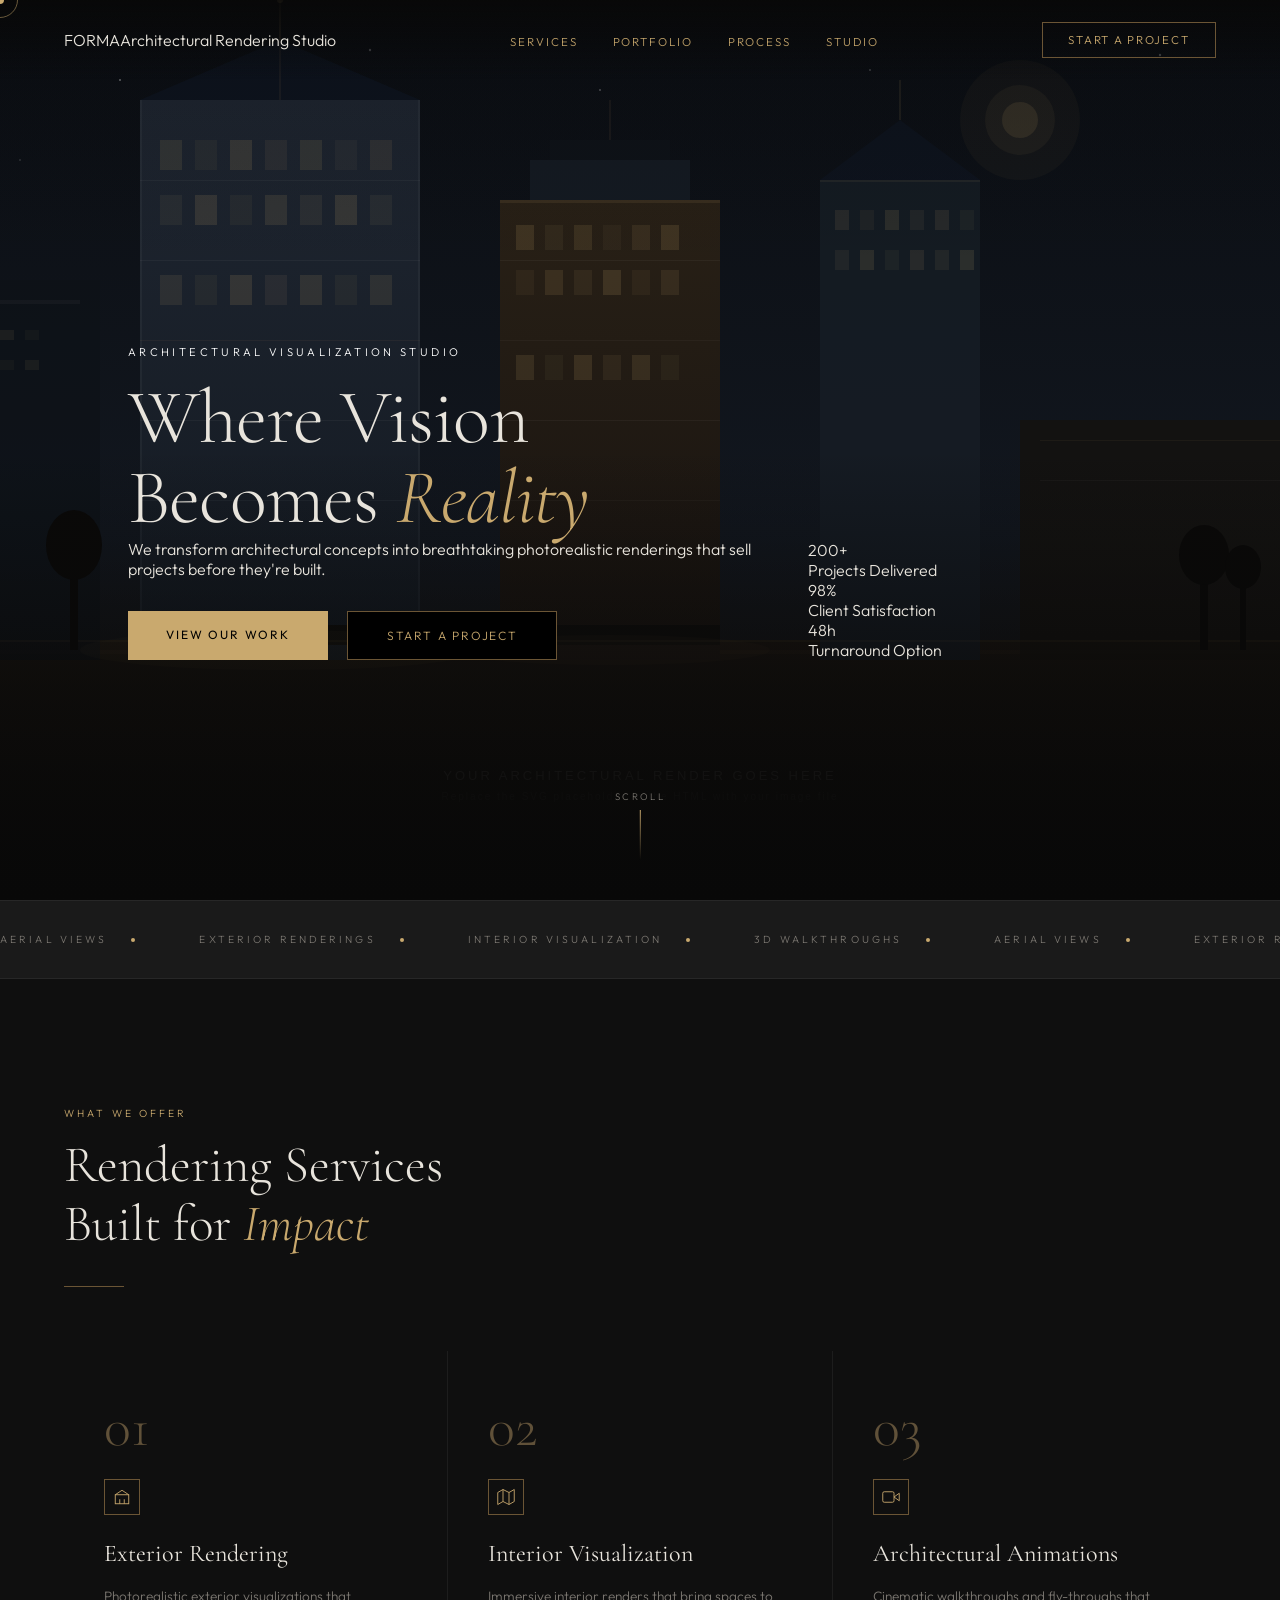
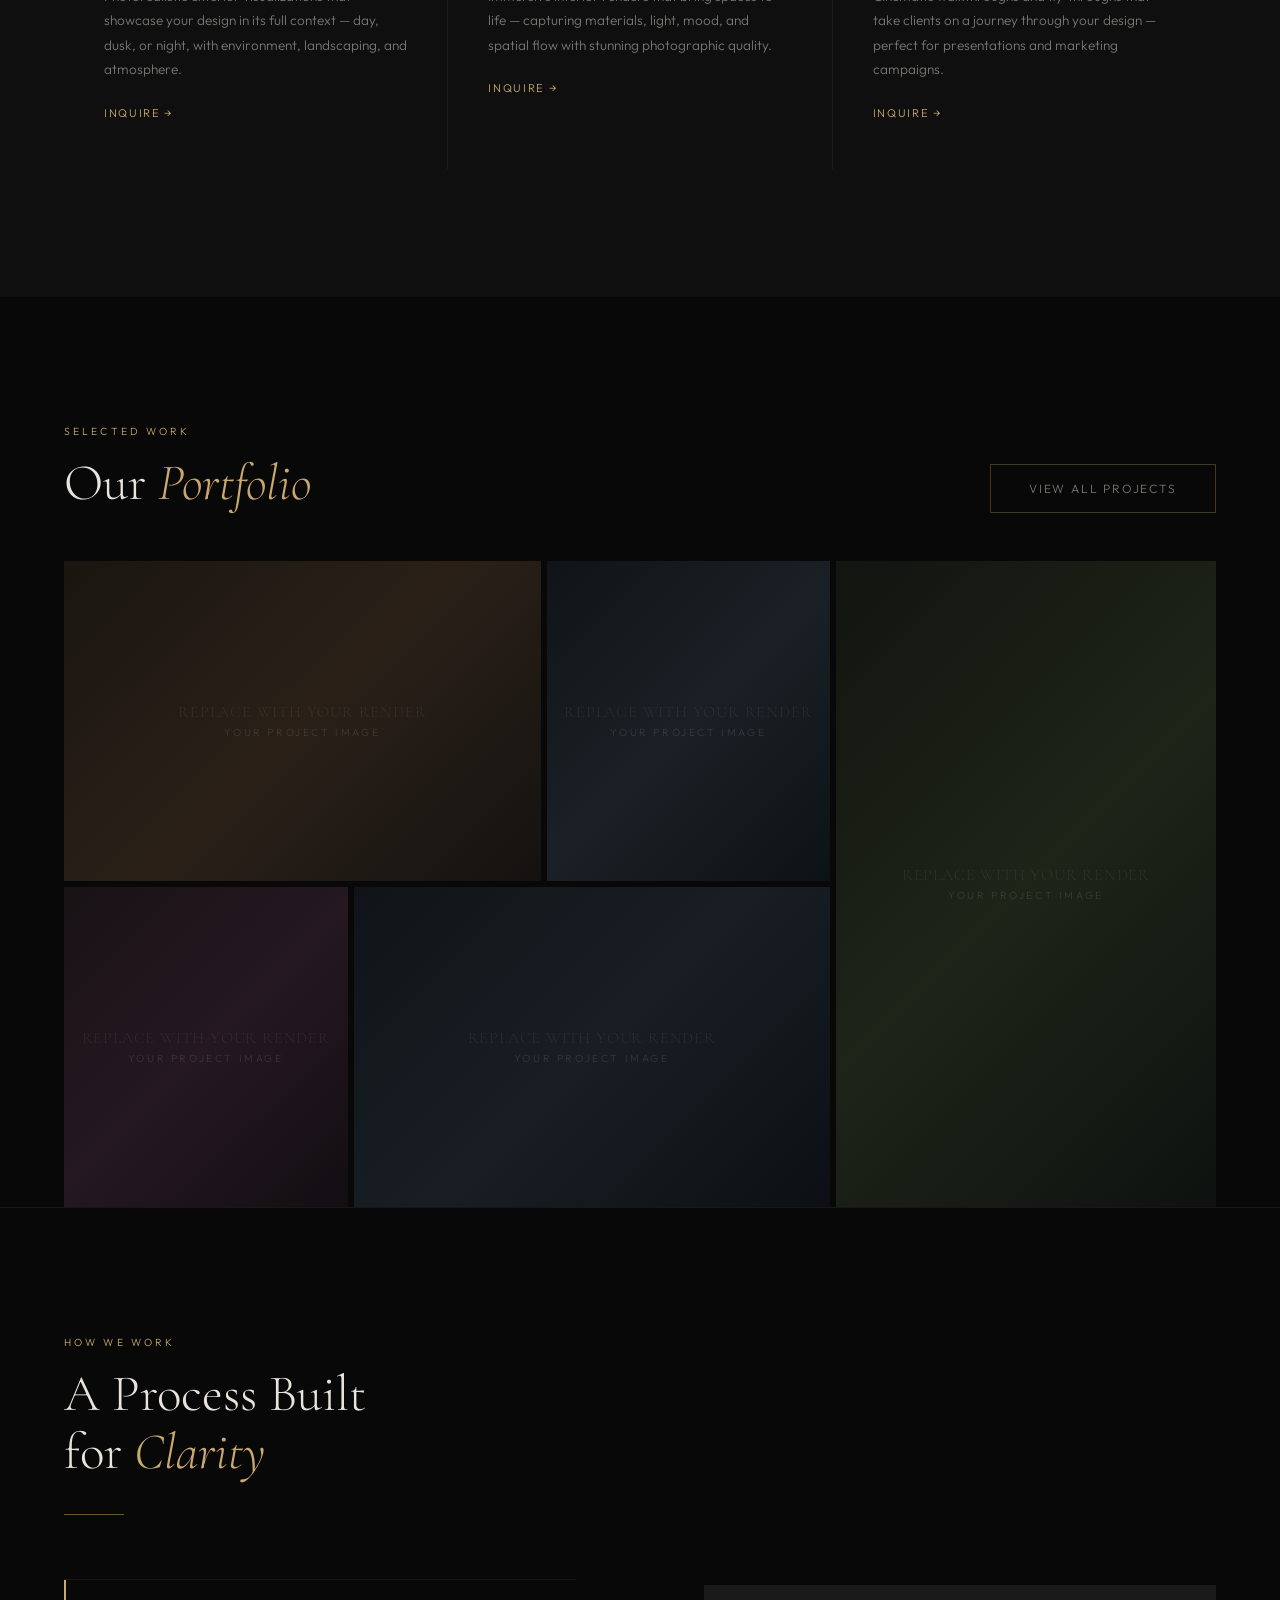
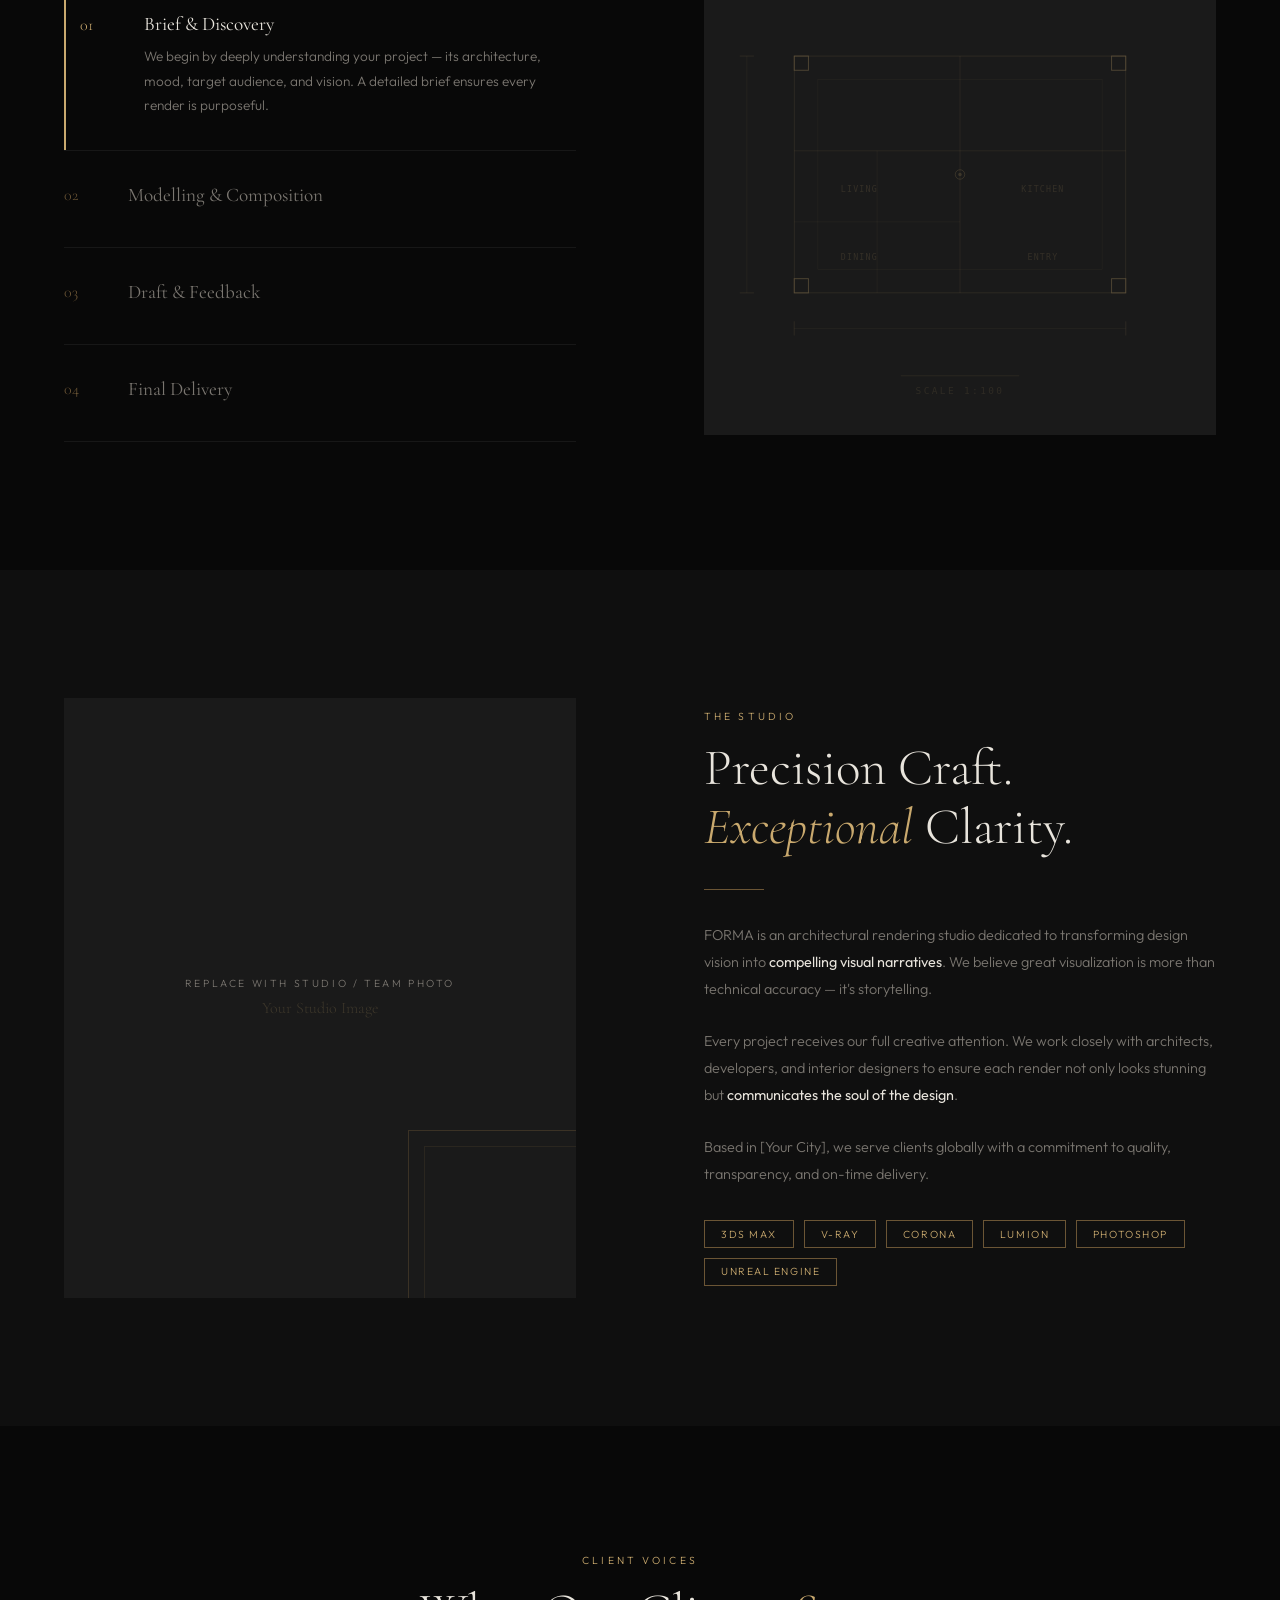
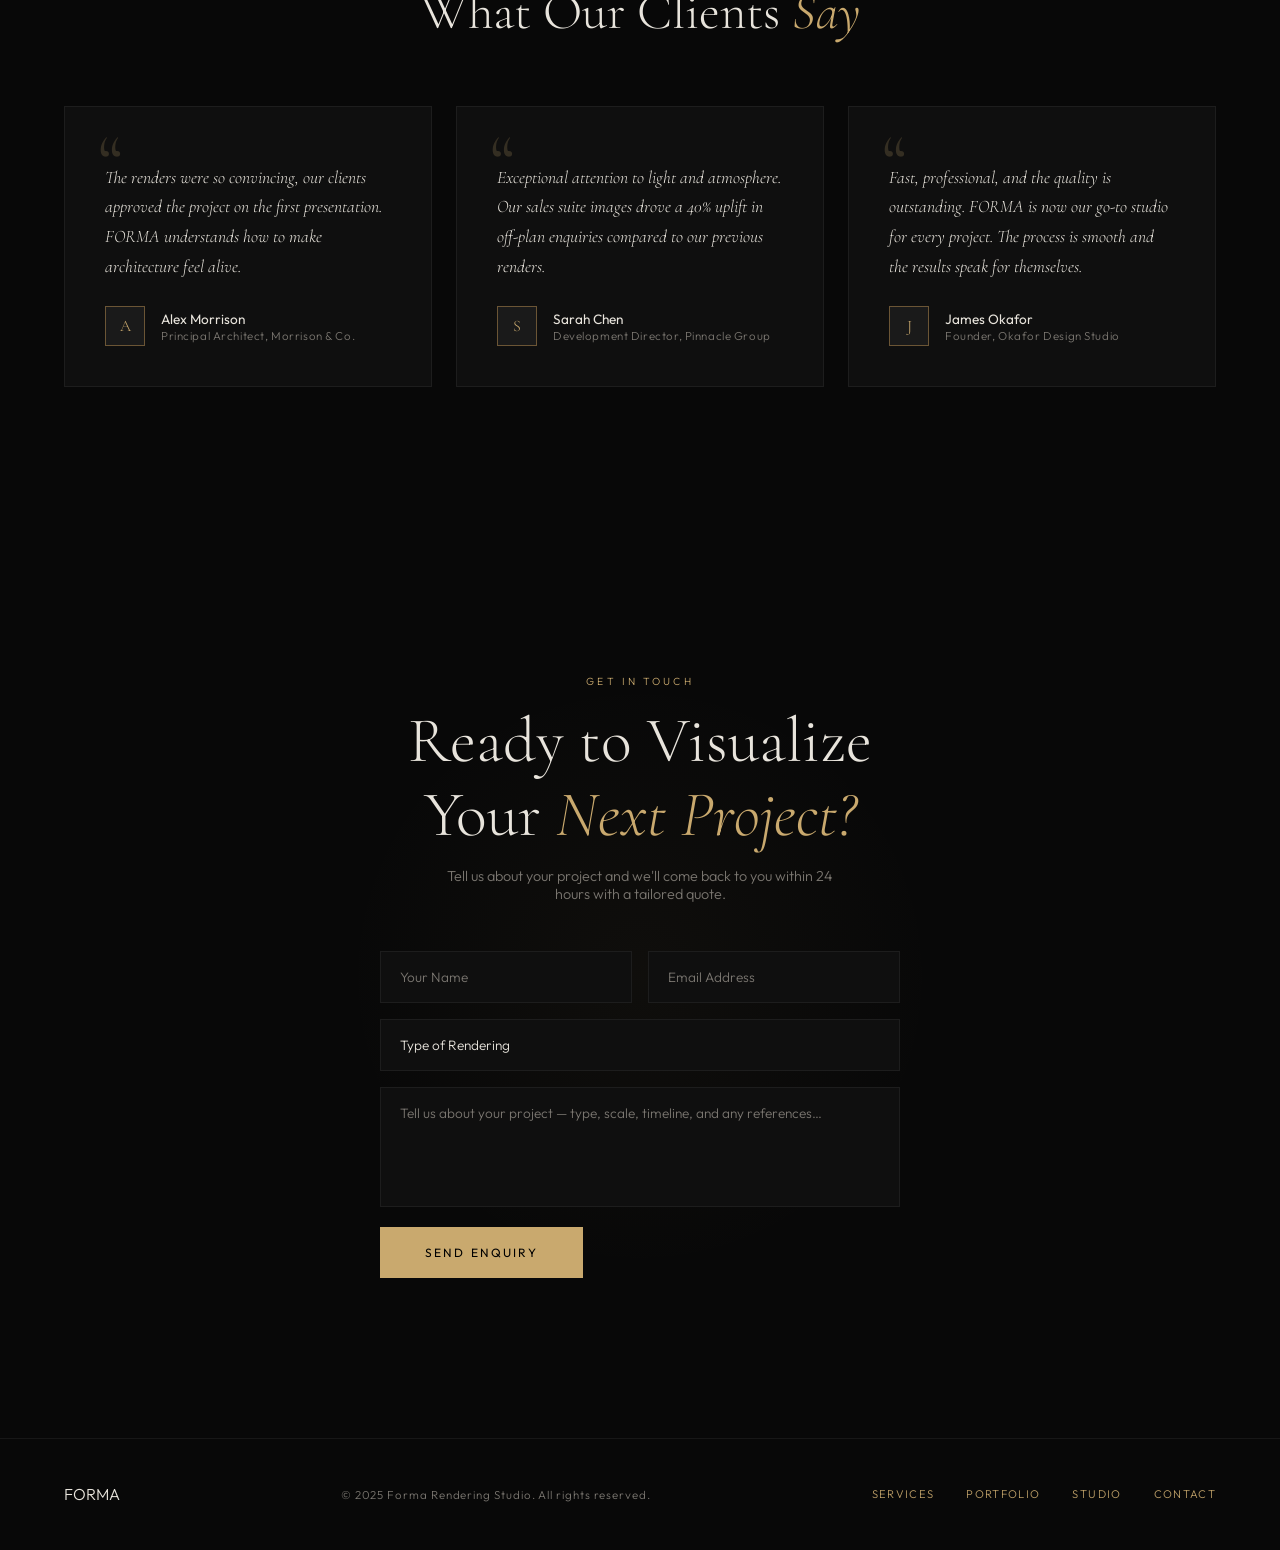
<file: index.backup.html>
<!DOCTYPE html>
<html lang="en">
<head>
<meta charset="UTF-8" />
<meta name="viewport" content="width=device-width, initial-scale=1.0"/>
<title>FORMA — Architectural Rendering Studio</title>
<link rel="preconnect" href="https://fonts.googleapis.com">
<link href="https://fonts.googleapis.com/css2?family=Cormorant+Garamond:ital,wght@0,300;0,400;0,600;1,300;1,400&family=Outfit:wght@200;300;400;500&display=swap" rel="stylesheet">
<link rel="stylesheet" href="main/main.css" />
<link rel="stylesheet" href="cursor/cursor.css" />
<link rel="stylesheet" href="sections/hero/hero.css" />
<link rel="stylesheet" href="sections/services/services.css" />
<link rel="stylesheet" href="sections/portfolio/portfolio.css" />
<link rel="stylesheet" href="sections/process/process.css" />
<link rel="stylesheet" href="sections/about/about.css" />
<link rel="stylesheet" href="sections/testimonials/testimonials.css" />
<link rel="stylesheet" href="sections/contact/contact.css" />
</head>
<body>

<div class="cursor" id="cursor"></div>
<div class="cursor-ring" id="cursorRing"></div>

<!-- NAV -->
<nav id="navbar">
  <a href="#" class="logo">
    FORMA
    <span>Architectural Rendering Studio</span>
  </a>
  <ul class="nav-links">
    <li><a href="#services">Services</a></li>
    <li><a href="#portfolio">Portfolio</a></li>
    <li><a href="#process">Process</a></li>
    <li><a href="#about">Studio</a></li>
  </ul>
  <a href="#contact" class="nav-cta">Start a Project</a>
</nav>

<!-- HERO -->
<section class="hero" id="home">
  <div class="hero-bg">
        <!--
      ===================================================
      REPLACE THIS SECTION WITH YOUR ARCHITECTURAL IMAGE:

      Delete the img below and replace with:
      <img src="assets/images/your-render.jpg" class="hero-img-placeholder" alt="Architectural Render" />

      Your image will automatically be styled to fill
      the hero with a dark overlay on top.
      ===================================================
    -->
    <img src="assets/svg/hero-placeholder.svg" class="render-placeholder" alt="" />
  </div>
  <div class="hero-overlay"></div>

  <div class="hero-content">
    <div class="hero-title-block">
      <p class="hero-eyebrow">Architectural Visualization Studio</p>
      <h1 class="hero-title">
        Where Vision<br>Becomes <em>Reality</em>
      </h1>
      <p class="hero-sub">We transform architectural concepts into breathtaking photorealistic renderings that sell projects before they're built.</p>
      <div class="hero-cta-group">
        <a href="#portfolio" class="btn-primary">View Our Work</a>
        <a href="#contact" class="btn-ghost">Start a Project</a>
      </div>
    </div>
    <div class="hero-right">
      <div class="hero-stat">
        <div class="num">200+</div>
        <div class="label">Projects Delivered</div>
      </div>
      <div class="hero-stat">
        <div class="num">98%</div>
        <div class="label">Client Satisfaction</div>
      </div>
      <div class="hero-stat">
        <div class="num">48h</div>
        <div class="label">Turnaround Option</div>
      </div>
    </div>
  </div>

  <div class="scroll-indicator">
    <span>Scroll</span>
    <div class="scroll-line"></div>
  </div>
</section>

<!-- MARQUEE -->
<div class="marquee-section">
  <div class="marquee-track">
    <div class="marquee-group">
      <span class="marquee-item">Aerial Views</span>
      <span class="marquee-item">Exterior Renderings</span>
      <span class="marquee-item">Interior Visualization</span>
      <span class="marquee-item">3D Walkthroughs</span>
    </div>
  </div>
</div>

<!-- SERVICES -->
<section id="services">
  <div class="section-eyebrow reveal">What We Offer</div>
  <h2 class="section-title reveal reveal-delay-1">Rendering Services<br>Built for <em>Impact</em></h2>
  <div class="divider reveal reveal-delay-2"></div>

  <div class="services-grid">
    <div class="service-card reveal">
      <div class="service-num">01</div>
      <div class="service-icon">
        <svg viewBox="0 0 24 24"><rect x="3" y="9" width="18" height="12"/><polyline points="3 9 12 3 21 9"/><line x1="9" y1="21" x2="9" y2="15"/><line x1="15" y1="21" x2="15" y2="15"/></svg>
      </div>
      <h3 class="service-name">Exterior Rendering</h3>
      <p class="service-desc">Photorealistic exterior visualizations that showcase your design in its full context — day, dusk, or night, with environment, landscaping, and atmosphere.</p>
      <a href="#contact" class="service-link">Inquire →</a>
    </div>
    <div class="service-card reveal reveal-delay-1">
      <div class="service-num">02</div>
      <div class="service-icon">
        <svg viewBox="0 0 24 24"><polyline points="1 6 1 22 8 18 16 22 23 18 23 2 16 6 8 2 1 6"/><line x1="8" y1="2" x2="8" y2="18"/><line x1="16" y1="6" x2="16" y2="22"/></svg>
      </div>
      <h3 class="service-name">Interior Visualization</h3>
      <p class="service-desc">Immersive interior renders that bring spaces to life — capturing materials, light, mood, and spatial flow with stunning photographic quality.</p>
      <a href="#contact" class="service-link">Inquire →</a>
    </div>
    <div class="service-card reveal reveal-delay-2">
      <div class="service-num">03</div>
      <div class="service-icon">
        <svg viewBox="0 0 24 24"><polygon points="23 7 16 12 23 17 23 7"/><rect x="1" y="5" width="15" height="14" rx="2"/></svg>
      </div>
      <h3 class="service-name">Architectural Animations</h3>
      <p class="service-desc">Cinematic walkthroughs and fly-throughs that take clients on a journey through your design — perfect for presentations and marketing campaigns.</p>
      <a href="#contact" class="service-link">Inquire →</a>
    </div>
  </div>
</section>

<!-- PORTFOLIO -->
<section id="portfolio">
  <div class="portfolio-header">
    <div>
      <div class="section-eyebrow reveal">Selected Work</div>
      <h2 class="section-title reveal reveal-delay-1">Our <em>Portfolio</em></h2>
    </div>
    <a href="#contact" class="btn-ghost reveal reveal-delay-2">View All Projects</a>
  </div>
  <div class="portfolio-grid">
    <div class="portfolio-item reveal">
      <div class="portfolio-placeholder p1">
        <div class="placeholder-label">
          <strong>Replace with your render</strong>
          Your Project Image
        </div>
      </div>
      <div class="portfolio-overlay">
        <div class="portfolio-info">
          <h3>Skyline Residence</h3>
          <p>Exterior · Residential</p>
        </div>
      </div>
    </div>
    <div class="portfolio-item reveal reveal-delay-1">
      <div class="portfolio-placeholder p2">
        <div class="placeholder-label">
          <strong>Replace with your render</strong>
          Your Project Image
        </div>
      </div>
      <div class="portfolio-overlay">
        <div class="portfolio-info">
          <h3>The Commons</h3>
          <p>Interior · Commercial</p>
        </div>
      </div>
    </div>
    <div class="portfolio-item reveal reveal-delay-2">
      <div class="portfolio-placeholder p3">
        <div class="placeholder-label">
          <strong>Replace with your render</strong>
          Your Project Image
        </div>
      </div>
      <div class="portfolio-overlay">
        <div class="portfolio-info">
          <h3>Meridian Tower</h3>
          <p>Exterior · Mixed-Use</p>
        </div>
      </div>
    </div>
    <div class="portfolio-item reveal reveal-delay-1">
      <div class="portfolio-placeholder p4">
        <div class="placeholder-label">
          <strong>Replace with your render</strong>
          Your Project Image
        </div>
      </div>
      <div class="portfolio-overlay">
        <div class="portfolio-info">
          <h3>Harbour Lofts</h3>
          <p>Interior · Residential</p>
        </div>
      </div>
    </div>
    <div class="portfolio-item reveal reveal-delay-2">
      <div class="portfolio-placeholder p5">
        <div class="placeholder-label">
          <strong>Replace with your render</strong>
          Your Project Image
        </div>
      </div>
      <div class="portfolio-overlay">
        <div class="portfolio-info">
          <h3>Civic Pavilion</h3>
          <p>Aerial · Institutional</p>
        </div>
      </div>
    </div>
  </div>
</section>

<!-- PROCESS -->
<section id="process">
  <div class="section-eyebrow reveal">How We Work</div>
  <h2 class="section-title reveal reveal-delay-1">A Process Built<br>for <em>Clarity</em></h2>
  <div class="divider reveal reveal-delay-2"></div>

  <div class="process-layout">
    <div class="process-steps">
      <div class="process-step active" data-step="0">
        <div class="step-num">01</div>
        <div class="step-content">
          <h3>Brief & Discovery</h3>
          <p>We begin by deeply understanding your project — its architecture, mood, target audience, and vision. A detailed brief ensures every render is purposeful.</p>
        </div>
      </div>
      <div class="process-step" data-step="1">
        <div class="step-num">02</div>
        <div class="step-content">
          <h3>Modelling & Composition</h3>
          <p>We build or receive the 3D model, then carefully compose camera angles, lighting, and environmental context to maximize visual storytelling.</p>
        </div>
      </div>
      <div class="process-step" data-step="2">
        <div class="step-num">03</div>
        <div class="step-content">
          <h3>Draft & Feedback</h3>
          <p>You receive a grey-shaded draft for composition approval before we apply materials, lighting, and post-production — saving time and ensuring alignment.</p>
        </div>
      </div>
      <div class="process-step" data-step="3">
        <div class="step-num">04</div>
        <div class="step-content">
          <h3>Final Delivery</h3>
          <p>High-resolution, print-ready renders are delivered in your preferred format with up to two rounds of revisions included in every project.</p>
        </div>
      </div>
    </div>

    <div class="process-visual reveal reveal-delay-2">
      <div class="process-visual-inner">
        <img src="assets/svg/process-diagram.svg" class="process-diagram" alt="" />
      </div>
    </div>
  </div>
</section>

<!-- ABOUT -->
<section id="about">
  <div class="about-visual reveal">
    <div class="about-placeholder-wrap">
      <div class="about-placeholder-inner">
        <div class="about-placeholder-label">Replace with studio / team photo</div>
        <div class="about-placeholder-title">Your Studio Image</div>
      </div>
    </div>
    <div class="about-accent"></div>
    <div class="about-accent2"></div>
  </div>

  <div class="about-text reveal reveal-delay-2">
    <div class="section-eyebrow">The Studio</div>
    <h2 class="section-title">Precision Craft.<br><em>Exceptional</em> Clarity.</h2>
    <div class="divider"></div>
    <p>FORMA is an architectural rendering studio dedicated to transforming design vision into <strong>compelling visual narratives</strong>. We believe great visualization is more than technical accuracy — it's storytelling.</p>
    <p>Every project receives our full creative attention. We work closely with architects, developers, and interior designers to ensure each render not only looks stunning but <strong>communicates the soul of the design</strong>.</p>
    <p>Based in [Your City], we serve clients globally with a commitment to quality, transparency, and on-time delivery.</p>
    <div class="about-tags">
      <span class="about-tag">3ds Max</span>
      <span class="about-tag">V-Ray</span>
      <span class="about-tag">Corona</span>
      <span class="about-tag">Lumion</span>
      <span class="about-tag">Photoshop</span>
      <span class="about-tag">Unreal Engine</span>
    </div>
  </div>
</section>

<!-- TESTIMONIALS -->
<section id="testimonials">
  <div class="section-eyebrow reveal">Client Voices</div>
  <h2 class="section-title reveal reveal-delay-1">What Our Clients <em>Say</em></h2>
  <div class="testimonials-grid">
    <div class="testimonial-card reveal">
      <p class="testimonial-text">The renders were so convincing, our clients approved the project on the first presentation. FORMA understands how to make architecture feel alive.</p>
      <div class="testimonial-author">
        <div class="author-avatar">A</div>
        <div class="author-info">
          <div class="name">Alex Morrison</div>
          <div class="role">Principal Architect, Morrison & Co.</div>
        </div>
      </div>
    </div>
    <div class="testimonial-card reveal reveal-delay-1">
      <p class="testimonial-text">Exceptional attention to light and atmosphere. Our sales suite images drove a 40% uplift in off-plan enquiries compared to our previous renders.</p>
      <div class="testimonial-author">
        <div class="author-avatar">S</div>
        <div class="author-info">
          <div class="name">Sarah Chen</div>
          <div class="role">Development Director, Pinnacle Group</div>
        </div>
      </div>
    </div>
    <div class="testimonial-card reveal reveal-delay-2">
      <p class="testimonial-text">Fast, professional, and the quality is outstanding. FORMA is now our go-to studio for every project. The process is smooth and the results speak for themselves.</p>
      <div class="testimonial-author">
        <div class="author-avatar">J</div>
        <div class="author-info">
          <div class="name">James Okafor</div>
          <div class="role">Founder, Okafor Design Studio</div>
        </div>
      </div>
    </div>
  </div>
</section>

<!-- CONTACT -->
<section id="contact">
  <div class="section-eyebrow reveal">Get in Touch</div>
  <h2 class="section-title reveal reveal-delay-1">Ready to Visualize<br>Your <em>Next Project?</em></h2>
  <p class="contact-intro reveal reveal-delay-2">Tell us about your project and we'll come back to you within 24 hours with a tailored quote.</p>

  <form class="contact-form reveal reveal-delay-2" onsubmit="handleSubmit(event)">
    <div class="form-row">
      <div class="form-field">
        <input type="text" placeholder="Your Name" required />
      </div>
      <div class="form-field">
        <input type="email" placeholder="Email Address" required />
      </div>
    </div>
    <div class="form-field">
      <select>
        <option value="" disabled selected>Type of Rendering</option>
        <option>Aerial Views</option>
        <option>Exterior Rendering</option>
        <option>Interior Visualization</option>
        <option>Multiple / Other</option>
      </select>
    </div>
    <div class="form-field">
      <textarea placeholder="Tell us about your project — type, scale, timeline, and any references…"></textarea>
    </div>
    <button type="submit" class="form-submit">Send Enquiry</button>
  </form>
  <div id="form-success">
    Thank you — we'll be in touch within 24 hours.
  </div>
</section>

<!-- FOOTER -->
<footer>
  <div class="footer-logo">FORMA</div>
  <p class="footer-copy">© 2025 Forma Rendering Studio. All rights reserved.</p>
  <div class="footer-links">
    <a href="#services">Services</a>
    <a href="#portfolio">Portfolio</a>
    <a href="#about">Studio</a>
    <a href="#contact">Contact</a>
  </div>
</footer>

<script src="main/main.js"></script>
<script src="cursor/cursor.js"></script>
<script src="sections/hero/hero.js"></script>
<script src="sections/services/services.js"></script>
<script src="sections/portfolio/portfolio.js"></script>
<script src="sections/process/process.js"></script>
<script src="sections/about/about.js"></script>
<script src="sections/testimonials/testimonials.js"></script>
<script src="sections/contact/contact.js"></script>
</body>
</html>
</file>
<file: main/main.css>
*, *::before, *::after { margin: 0; padding: 0; box-sizing: border-box; }

:root {
  --bg: #080808;
  --bg2: #0f0f0f;
  --bg3: #141414;
  --surface: #1a1a1a;
  --gold: #c9a96e;
  --gold-light: #e8d5b0;
  --gold-dim: #6b5535;
  --text: #e8e4dc;
  --muted: #7a7670;
  --border: rgba(201,169,110,0.15);
  --border-dim: rgba(255,255,255,0.06);
  --nav-offset: 96px;
}

html { scroll-behavior: smooth; }
html { scroll-padding-top: var(--nav-offset); }

/* When navigating via #anchors, the fixed navbar should not cover content. */
section[id] { scroll-margin-top: var(--nav-offset); }

body {
  background: var(--bg);
  color: var(--text);
  font-family: 'Outfit', sans-serif;
  font-weight: 300;
  overflow-x: hidden;
}

/* Nav */
nav {
  position: fixed;
  top: 0; left: 0; right: 0;
  z-index: 100;
  display: flex;
  align-items: center;
  justify-content: space-between;
  gap: 2rem;
  padding: 1.35rem 4rem;
  isolation: isolate;
  background: linear-gradient(to bottom, rgba(8,8,8,0.9) 0%, transparent 100%);
}
/* Fades in on scroll (opacity interpolates; swapping background types does not) */
nav::before {
  content: '';
  position: absolute;
  inset: 0;
  z-index: 0;
  background: rgba(8,8,8,0.94);
  -webkit-backdrop-filter: blur(12px);
  backdrop-filter: blur(12px);
  border-bottom: 1px solid transparent;
  opacity: 0;
  transition: opacity 0.78s ease-in-out, border-color 0.78s ease-in-out;
  pointer-events: none;
}
nav.scrolled::before {
  opacity: 1;
  border-bottom-color: var(--border-dim);
}
nav > * {
  position: relative;
  z-index: 1;
}
.logo {
  display: inline-flex;
  align-items: center;
  margin-right: 0.75rem;
  text-decoration: none;
  line-height: 1;
  color: inherit;
}
.logo-mark {
  display: inline-block;
  line-height: 0;
}
.logo-img {
  height: 3.85rem;
  width: auto;
  max-width: min(72vw, 420px);
  display: block;
  object-fit: contain;
  object-position: left center;
}
.nav-links { display: flex; gap: 2.15rem; list-style: none; }
.nav-links a {
  text-decoration: none;
  color: rgba(201, 169, 110, 0.95);
  font-size: 0.72rem;
  letter-spacing: 0.17em;
  text-transform: uppercase;
  transition: color 0.3s;
}
.nav-links a:hover { color: var(--gold-light); }

.nav-toggle {
  display: none;
  width: 44px;
  height: 44px;
  border-radius: 0;
  border: 1px solid rgba(201,169,110,0.22);
  background: rgba(8,8,8,0.65);
  color: var(--text);
  align-items: center;
  justify-content: center;
}
.nav-toggle:focus-visible {
  outline: 2px solid var(--gold);
  outline-offset: 2px;
}

.nav-toggle__icon {
  width: 18px;
  height: 2px;
  background: rgba(232,228,220,0.95);
  border-radius: 999px;
  position: relative;
}
.nav-toggle__icon::before,
.nav-toggle__icon::after {
  content: '';
  position: absolute;
  left: 0;
  right: 0;
  height: 2px;
  border-radius: 999px;
  background: rgba(232,228,220,0.95);
}
.nav-toggle__icon::before { top: -6px; }
.nav-toggle__icon::after { top: 6px; }

/* Mobile menu open state */
nav.nav-open .nav-toggle__icon { background: transparent; }
nav.nav-open .nav-toggle__icon::before { top: 0; transform: rotate(45deg); }
nav.nav-open .nav-toggle__icon::after { top: 0; transform: rotate(-45deg); }
.nav-cta {
  font-size: 0.72rem;
  letter-spacing: 0.15em;
  text-transform: uppercase;
  color: var(--gold);
  border: 1px solid var(--gold-dim);
  padding: 0.6rem 1.6rem;
  text-decoration: none;
  transition: background 0.3s, color 0.3s, border-color 0.3s;
}
.nav-cta:hover { background: var(--gold); color: #000; border-color: var(--gold); }

/* Shared section shell & typography */
section { padding: 8rem 4rem; }
.section-eyebrow {
  font-size: 0.65rem;
  letter-spacing: 0.3em;
  text-transform: uppercase;
  color: var(--gold);
  margin-bottom: 1rem;
}
.section-title {
  font-family: 'Cormorant Garamond', serif;
  font-size: clamp(2rem, 4vw, 3.5rem);
  font-weight: 300;
  line-height: 1.15;
}
.section-title em { font-style: italic; color: var(--gold); }
.divider {
  width: 60px; height: 1px;
  background: var(--gold-dim);
  margin: 2rem 0;
}

/* Shared buttons */
.btn-primary {
  display: inline-block;
  background: var(--gold);
  color: #000;
  padding: 1rem 2.4rem;
  font-size: 0.75rem;
  letter-spacing: 0.15em;
  text-transform: uppercase;
  text-decoration: none;
  font-weight: 400;
  transition: background 0.3s, transform 0.2s;
}
.btn-primary:hover { background: var(--gold-light); transform: translateY(-2px); }
.btn-ghost {
  display: inline-block;
  border: 1px solid rgba(201,169,110,0.3);
  color: var(--muted);
  padding: 1rem 2.4rem;
  font-size: 0.75rem;
  letter-spacing: 0.15em;
  text-transform: uppercase;
  text-decoration: none;
  transition: border-color 0.3s, color 0.3s, transform 0.2s;
}
.btn-ghost:hover { border-color: var(--gold); color: var(--gold); transform: translateY(-2px); }

/* Hero CTA: inverted from .btn-primary — black fill, gold label */
.hero-cta-group .btn-ghost {
  background: #000;
  color: var(--gold);
  border-color: var(--gold-dim);
  transition: background 0.3s, color 0.3s, border-color 0.3s, transform 0.2s;
}
.hero-cta-group .btn-ghost:hover {
  background: #141414;
  color: var(--gold-light);
  border-color: var(--gold);
  transform: translateY(-2px);
}

/* Footer */
footer {
  background: var(--bg);
  border-top: 1px solid var(--border-dim);
  padding: 3rem 4rem;
  display: flex;
  justify-content: space-between;
  align-items: center;
}
.footer-logo {
  display: flex;
  align-items: center;
  line-height: 0;
}
.footer-logo-img {
  height: 3.15rem;
  width: auto;
  max-width: 380px;
  object-fit: contain;
  object-position: left center;
}
.footer-copy {
  font-size: 0.72rem;
  color: var(--muted);
  letter-spacing: 0.08em;
}
.footer-links { display: flex; gap: 2rem; }
.footer-links a {
  font-size: 0.7rem;
  letter-spacing: 0.12em;
  text-transform: uppercase;
  color: rgba(201, 169, 110, 0.95);
  text-decoration: none;
  transition: color 0.3s;
}
.footer-links a:hover { color: var(--gold-light); }

/* Animations used across sections */
@keyframes fadeUp {
  from { opacity: 0; transform: translateY(24px); }
  to { opacity: 1; transform: translateY(0); }
}
@keyframes fadeIn {
  from { opacity: 0; }
  to { opacity: 1; }
}

/* Reveal on scroll */
.reveal {
  opacity: 0;
  transform: translateY(30px);
  transition: opacity 0.8s ease, transform 0.8s ease;
}
.reveal.visible {
  opacity: 1;
  transform: translateY(0);
}
.reveal-delay-1 { transition-delay: 0.1s; }
.reveal-delay-2 { transition-delay: 0.2s; }
.reveal-delay-3 { transition-delay: 0.3s; }
.reveal-delay-4 { transition-delay: 0.4s; }

.icon-building { }

@media (max-width: 1024px) {
  nav { gap: 1rem; padding: 1rem 1.25rem; }
  nav.scrolled { padding: 1rem 1.25rem; }
  section { padding: 6rem 2rem; }
  footer { flex-direction: column; gap: 1.5rem; text-align: center; }
  .footer-logo { justify-content: center; }
  .logo { align-items: center; }
  .logo-mark { text-align: center; }
  .logo-img { height: 3.05rem; max-width: min(74vw, 335px); object-position: center; }
  .footer-logo-img { object-position: center; }
  .nav-toggle { display: inline-flex; margin-left: auto; }
  .nav-links {
    display: none;
    position: absolute;
    top: 100%;
    right: 1rem;
    left: auto;
    width: max-content;
    max-width: calc(100vw - 2rem);
    padding: 0.75rem 0.7rem;
    margin: 0;
    flex-direction: column;
    align-items: stretch;
    gap: 0.55rem;
    text-align: right;
    background: rgba(8, 8, 8, 0.38);
    border: 1px solid rgba(201, 169, 110, 0.24);
    border-radius: 0;
    box-shadow: 0 12px 34px rgba(0, 0, 0, 0.35);
    -webkit-backdrop-filter: blur(6px) saturate(106%);
    backdrop-filter: blur(6px) saturate(106%);
  }
  .nav-links li {
    width: 100%;
    display: block;
    text-align: right;
    list-style: none;
  }
  .nav-links a {
    width: 100%;
    display: block;
    text-align: right;
    color: rgba(201, 169, 110, 0.95);
    letter-spacing: 0.17em;
    font-size: 0.72rem;
  }
  .nav-links a:hover { color: var(--gold-light); }
  nav.nav-open .nav-links { display: flex; }
}

@media (max-width: 640px) {
  /* Keep bar height identical when .scrolled kicks in (scrolled rule in 1024px block had higher specificity). */
  nav,
  nav.scrolled { padding: 0.85rem 1rem; }
  section { padding: 5.25rem 1.25rem; }
  footer { padding: 2.5rem 1.25rem; }

  .btn-primary,
  .btn-ghost {
    padding: 0.9rem 1.6rem;
    font-size: 0.72rem;
  }
}
</file>
<file: cursor/cursor.css>
/* Custom cursor — used with cursor/cursor.js */
body {
  cursor: none;
}

.cursor {
  position: fixed;
  width: 8px; height: 8px;
  background: var(--gold);
  border-radius: 50%;
  pointer-events: none;
  z-index: 9999;
  transform: translate(-50%, -50%);
  transition: width 0.2s, height 0.2s, background 0.2s;
}
.cursor-ring {
  position: fixed;
  width: 36px; height: 36px;
  border: 1px solid rgba(201,169,110,0.5);
  border-radius: 50%;
  pointer-events: none;
  z-index: 9998;
  transform: translate(-50%, -50%);
  transition: transform 0.08s linear, width 0.3s, height 0.3s;
}
body:hover .cursor { opacity: 1; }

/* On touch devices (coarse pointers), don't hide the real cursor. */
@media (pointer: coarse), (hover: none) {
  body { cursor: auto; }
  .cursor,
  .cursor-ring {
    display: none;
  }
}
</file>
<file: sections/hero/hero.css>
/* Hero */
.hero {
  position: relative;
  min-height: 100vh;
  height: 100vh;
  height: 100svh; /* iOS/Android address bar-safe viewport height */
  display: flex;
  align-items: flex-end;
  overflow: hidden;
}
.hero-bg {
  position: absolute;
  inset: 0;
  background: #0d0c0b;
  display: flex;
  align-items: center;
  justify-content: center;
  overflow: hidden;
}
.hero-img-placeholder {
  position: absolute;
  inset: 0;
  z-index: 1;
  width: 100%;
  height: 100%;
  object-fit: cover;
  opacity: 1;
  transition: transform 8s ease;
}
.hero-img-placeholder.loaded { transform: scale(1.04); }

.render-placeholder {
  width: 100%; height: 100%;
  position: absolute;
  inset: 0;
  z-index: 0;
}
img.render-placeholder {
  object-fit: cover;
}

.hero-overlay {
  position: absolute;
  inset: 0;
  background: linear-gradient(
    to bottom,
    rgba(8,8,8,0.2) 0%,
    rgba(8,8,8,0.0) 30%,
    rgba(8,8,8,0.0) 50%,
    rgba(8,8,8,0.6) 75%,
    rgba(8,8,8,1) 100%
  );
}

.hero-content {
  position: relative;
  z-index: 2;
  padding: 0 4rem 7rem;
  width: 100%;
  display: flex;
  justify-content: flex-start;
  align-items: flex-end;
}
.hero-title-block { max-width: 680px; }
.hero-eyebrow {
  font-size: 0.7rem;
  letter-spacing: 0.3em;
  text-transform: uppercase;
  color: #fff;
  margin-bottom: 1.2rem;
  opacity: 0;
  animation: fadeUp 1s 0.3s forwards;
}
.hero-title {
  font-family: 'Cormorant Garamond', serif;
  font-size: clamp(3rem, 6vw, 5.5rem);
  font-weight: 300;
  line-height: 1.05;
  letter-spacing: -0.01em;
  opacity: 0;
  animation: fadeUp 1s 0.5s forwards;
}
.hero-title em { font-style: italic; color: var(--gold); }
.hero-cta-group {
  display: flex; gap: 1.2rem; margin-top: 2rem;
  opacity: 0;
  animation: fadeUp 1s 0.7s forwards;
}

.scroll-indicator {
  position: absolute;
  bottom: 2.5rem;
  left: 50%;
  transform: translateX(-50%);
  display: flex;
  flex-direction: column;
  align-items: center;
  gap: 0.5rem;
  opacity: 0;
  animation: fadeIn 1s 1.5s forwards;
  z-index: 2;
}
.scroll-indicator span {
  font-size: 0.6rem;
  letter-spacing: 0.25em;
  text-transform: uppercase;
  color: var(--muted);
}
.scroll-line {
  width: 1px; height: 50px;
  background: linear-gradient(to bottom, var(--gold), transparent);
  animation: scrollPulse 2s ease-in-out infinite;
}

/* Marquee (directly below hero) */
.marquee-section {
  padding: 2rem 0;
  background: var(--surface);
  border-top: 1px solid var(--border-dim);
  border-bottom: 1px solid var(--border-dim);
  overflow: hidden;
}
.marquee-track {
  display: flex;
  width: max-content;
  --marquee-shift: -50%;
  animation: marquee 45s linear infinite;
  will-change: transform;
  backface-visibility: hidden;
}
.marquee-group {
  display: flex;
  align-items: center;
  gap: 4rem;
  flex-shrink: 0;
  padding-right: 4rem;
}
.marquee-item {
  font-size: 0.65rem;
  letter-spacing: 0.3em;
  text-transform: uppercase;
  color: var(--muted);
  white-space: nowrap;
  display: flex;
  align-items: center;
  gap: 1.5rem;
}
.marquee-item::after {
  content: '';
  display: inline-block;
  width: 4px; height: 4px;
  border-radius: 50%;
  background: var(--gold);
}

@keyframes scrollPulse {
  0%, 100% { opacity: 1; transform: scaleY(1); transform-origin: top; }
  50% { opacity: 0.4; transform: scaleY(0.6); transform-origin: top; }
}

@keyframes marquee {
  from { transform: translate3d(0, 0, 0); }
  to { transform: translate3d(var(--marquee-shift), 0, 0); }
}

@media (max-width: 1024px) {
  .hero-content { padding: 0 2rem 5rem; }
}

@media (max-width: 640px) {
  .hero-content { padding: 0 1.25rem 4.5rem; }
  .scroll-indicator { bottom: 1.75rem; }
  .hero-cta-group {
    flex-direction: column;
    align-items: stretch;
    gap: 0.9rem;
    width: min(100%, 250px);
  }
  .hero-cta-group .btn-primary,
  .hero-cta-group .btn-ghost {
    width: 100%;
    display: inline-flex;
    justify-content: center;
    text-align: center;
  }
}
</file>
<file: sections/services/services.css>
/* What we offer — #services */
#services {
  background: var(--bg2);
  position: relative;
  overflow: hidden;
}
.services-grid {
  display: grid;
  grid-template-columns: repeat(3, 1fr);
  gap: 1px;
  margin-top: 4rem;
  background: var(--border-dim);
}
.service-card {
  background: var(--bg2);
  padding: 3rem 2.5rem;
  position: relative;
  overflow: hidden;
  transition: background 0.4s;
}
.service-card::after {
  content: '';
  position: absolute;
  bottom: 0; left: 0; right: 0;
  height: 2px;
  background: var(--gold);
  transform: scaleX(0);
  transition: transform 0.4s ease;
  transform-origin: left;
}
.service-card:hover { background: var(--surface); }
.service-card:hover::after { transform: scaleX(1); }
.service-num {
  font-family: 'Cormorant Garamond', serif;
  font-size: 3.5rem;
  color: rgba(170, 142, 96, 0.52);
  line-height: 1;
  margin-bottom: 1.5rem;
  font-weight: 300;
}
.service-icon {
  width: 36px; height: 36px;
  border: 1px solid var(--gold-dim);
  display: flex; align-items: center; justify-content: center;
  margin-bottom: 1.5rem;
}
.service-icon svg { width: 18px; height: 18px; stroke: var(--gold); fill: none; stroke-width: 1.2; }
.service-name {
  font-family: 'Cormorant Garamond', serif;
  font-size: 1.5rem;
  font-weight: 400;
  margin-bottom: 1rem;
  color: var(--text);
}
.service-desc {
  font-size: 0.85rem;
  color: var(--muted);
  line-height: 1.8;
}
.service-link {
  display: inline-flex;
  align-items: center;
  gap: 0.5rem;
  margin-top: 1.5rem;
  font-size: 0.7rem;
  letter-spacing: 0.15em;
  text-transform: uppercase;
  color: var(--gold);
  text-decoration: none;
  transition: gap 0.3s;
}
.service-link:hover { gap: 0.9rem; }

@media (max-width: 1024px) {
  .services-grid { grid-template-columns: 1fr 1fr; }
  /* Three cards: avoid a lone empty grid cell (grey patch) on row 2 */
  .service-card:nth-child(3) {
    grid-column: 1 / -1;
  }
}

@media (max-width: 640px) {
  .services-grid { grid-template-columns: 1fr; }
  .service-card:nth-child(3) {
    grid-column: auto;
  }
}
</file>
<file: sections/portfolio/portfolio.css>
/* Selected works — #portfolio */
#portfolio {
  padding-top: 8rem;
  padding-bottom: 0;
}
.portfolio-header {
  position: relative;
  z-index: 2;
  display: flex;
  justify-content: space-between;
  align-items: flex-end;
  margin-bottom: 3rem;
}
.portfolio-header .btn-ghost {
  height: fit-content;
  position: relative;
  z-index: 1;
}
.portfolio-grid {
  display: grid;
  grid-template-columns: repeat(12, 1fr);
  grid-template-rows: repeat(2, 320px);
  gap: 6px;
}
.portfolio-item {
  position: relative;
  overflow: hidden;
  background: var(--surface);
  cursor: pointer;
}
.portfolio-grid .portfolio-item,
.portfolio-all-grid .portfolio-item {
  cursor: zoom-in;
}
.portfolio-grid > .portfolio-item:nth-child(1) { grid-column: 1 / 6; grid-row: 1 / 2; }
.portfolio-grid > .portfolio-item:nth-child(2) { grid-column: 6 / 9; grid-row: 1 / 2; }
.portfolio-grid > .portfolio-item:nth-child(3) { grid-column: 9 / 13; grid-row: 1 / 3; }
.portfolio-grid > .portfolio-item:nth-child(4) { grid-column: 1 / 4; grid-row: 2 / 3; }
.portfolio-grid > .portfolio-item:nth-child(5) { grid-column: 4 / 9; grid-row: 2 / 3; }

.portfolio-placeholder {
  width: 100%; height: 100%;
  display: flex;
  align-items: center;
  justify-content: center;
  transition: transform 0.6s ease;
  position: relative;
}
.portfolio-item:hover .portfolio-placeholder { transform: scale(1.04); }
.portfolio-grid .gallery-img {
  position: absolute;
  inset: 0;
  z-index: 1;
  width: 100%;
  height: 100%;
  object-fit: cover;
  display: block;
}
.portfolio-grid .placeholder-label {
  position: absolute;
  inset: 0;
  display: flex;
  flex-direction: column;
  align-items: center;
  justify-content: center;
  pointer-events: none;
  z-index: 0;
}

.p1 { background: linear-gradient(135deg, #1a1510 0%, #2a2018 50%, #141210 100%); }
.p2 { background: linear-gradient(135deg, #101418 0%, #1a2025 50%, #0d1215 100%); }
.p3 { background: linear-gradient(135deg, #121510 0%, #1e2418 50%, #0e1210 100%); }
.p4 { background: linear-gradient(135deg, #181215 0%, #251820 50%, #120e12 100%); }
.p5 { background: linear-gradient(135deg, #101418 0%, #181e24 50%, #0c1014 100%); }
.p6 { background: linear-gradient(160deg, #0d1218 0%, #1a2228 45%, #0a0e12 100%); }
.p7 { background: linear-gradient(135deg, #151210 0%, #242018 50%, #100e0c 100%); }
.p8 { background: linear-gradient(120deg, #101612 0%, #1a241c 50%, #0c100e 100%); }
.p9 { background: linear-gradient(135deg, #120f14 0%, #221a22 50%, #0e0c10 100%); }
.p10 { background: linear-gradient(145deg, #0e1418 0%, #182428 50%, #0a1014 100%); }
.p11 { background: linear-gradient(135deg, #161410 0%, #282018 50%, #12100c 100%); }
.p12 { background: linear-gradient(135deg, #101216 0%, #1a1e26 50%, #0c0e14 100%); }
.p13 { background: linear-gradient(125deg, #14120e 0%, #242018 55%, #0f0d0a 100%); }
.p14 { background: linear-gradient(135deg, #0f1614 0%, #182220 50%, #0a100e 100%); }
.p15 { background: linear-gradient(135deg, #121014 0%, #201c24 50%, #0c0a10 100%); }

.placeholder-label {
  font-size: 0.65rem;
  letter-spacing: 0.25em;
  text-transform: uppercase;
  color: rgba(255,255,255,0.12);
  text-align: center;
}
.placeholder-label strong {
  display: block;
  font-family: 'Cormorant Garamond', serif;
  font-size: 1rem;
  font-weight: 300;
  color: rgba(255,255,255,0.08);
  letter-spacing: 0.05em;
  margin-bottom: 0.3rem;
}

.portfolio-overlay {
  position: absolute;
  inset: 0;
  background: transparent;
  display: flex;
  flex-direction: column;
  justify-content: flex-end;
  padding: 2rem;
}
.portfolio-info { transform: translateY(12px); opacity: 0; transition: all 0.4s; }
.portfolio-item:hover .portfolio-info { transform: translateY(0); opacity: 1; }
.portfolio-info h3 {
  font-family: 'Cormorant Garamond', serif;
  font-size: 1.3rem;
  font-weight: 300;
  margin-bottom: 0.3rem;
}
.portfolio-info p { font-size: 0.7rem; letter-spacing: 0.15em; text-transform: uppercase; color: var(--gold); }

@media (max-width: 1024px) {
  .portfolio-grid {
    grid-template-columns: repeat(6, 1fr);
    grid-template-rows: repeat(3, 240px);
  }
  .portfolio-grid > .portfolio-item:nth-child(1) { grid-column: 1 / 5; grid-row: 1 / 2; }
  .portfolio-grid > .portfolio-item:nth-child(2) { grid-column: 5 / 7; grid-row: 1 / 2; }
  .portfolio-grid > .portfolio-item:nth-child(3) { grid-column: 1 / 3; grid-row: 2 / 3; }
  .portfolio-grid > .portfolio-item:nth-child(4) { grid-column: 3 / 7; grid-row: 2 / 3; }
  .portfolio-grid > .portfolio-item:nth-child(5) { grid-column: 1 / 7; grid-row: 3 / 4; }
}

/* Full portfolio gallery page (portfolio-all.html) */
.portfolio-all-page {
  padding: 8rem 4rem 4rem;
  min-height: 100vh;
}
.portfolio-all-header {
  display: flex;
  justify-content: space-between;
  align-items: flex-end;
  flex-wrap: wrap;
  gap: 1.5rem;
  margin-bottom: 3rem;
}
/* Full gallery: 12-col grid, mixed tile sizes (wide / tall / square) */
.portfolio-all-grid {
  display: grid;
  grid-template-columns: repeat(12, 1fr);
  grid-auto-rows: minmax(0, auto);
  grid-auto-flow: dense;
  gap: 1rem;
  width: 100%;
}
.portfolio-all-grid .portfolio-item {
  position: relative;
  overflow: hidden;
  margin: 0;
}
.portfolio-all-grid .portfolio-placeholder {
  position: absolute;
  inset: 0;
  width: 100%;
  min-height: 0;
  display: flex;
  align-items: center;
  justify-content: center;
  transition: transform 0.6s ease;
}
.portfolio-all-grid .portfolio-item:hover .portfolio-placeholder {
  transform: scale(1.04);
}
/* Same stacking as home #portfolio: image paints above label (text hidden when render exists) */
.portfolio-all-grid .gallery-img {
  position: absolute;
  inset: 0;
  z-index: 1;
  width: 100%;
  height: 100%;
  object-fit: cover;
  display: block;
}
.portfolio-all-grid .placeholder-label {
  position: absolute;
  inset: 0;
  display: flex;
  flex-direction: column;
  align-items: center;
  justify-content: center;
  pointer-events: none;
  z-index: 0;
}
.portfolio-all-grid .tile-nomenclature,
.portfolio-grid .tile-nomenclature {
  display: flex;
  flex-direction: column;
  align-items: center;
  gap: 0.25rem;
  margin-bottom: 0.65rem;
  text-align: center;
}
.portfolio-all-grid .tile-ref,
.portfolio-grid .tile-ref {
  font-family: ui-monospace, "Cascadia Code", "Segoe UI Mono", monospace;
  font-size: 0.68rem;
  font-weight: 500;
  letter-spacing: 0.14em;
  color: rgba(201, 169, 110, 0.65);
}
.portfolio-all-grid .tile-preset,
.portfolio-grid .tile-preset {
  font-size: 0.55rem;
  letter-spacing: 0.2em;
  text-transform: uppercase;
  color: rgba(255, 255, 255, 0.22);
}
.portfolio-all-grid .tile-preset span,
.portfolio-grid .tile-preset span {
  color: rgba(201, 169, 110, 0.35);
}
.portfolio-all-grid .tile-dim,
.portfolio-grid .tile-dim {
  display: block;
  margin-top: 0.35rem;
  font-family: ui-monospace, "Cascadia Code", "Segoe UI Mono", monospace;
  font-size: 0.52rem;
  font-weight: 400;
  letter-spacing: 0.06em;
  text-transform: none;
  color: rgba(195, 215, 230, 0.78);
  line-height: 1.4;
}
/* Tile shapes (12-column track) */
.portfolio-all-grid .gallery-tile--banner {
  grid-column: span 12;
  aspect-ratio: 2.6 / 1;
  min-height: 140px;
}
.portfolio-all-grid .gallery-tile--wide {
  grid-column: span 8;
  aspect-ratio: 16 / 9;
  min-height: 160px;
}
.portfolio-all-grid .gallery-tile--wide-sm {
  grid-column: span 6;
  aspect-ratio: 5 / 3;
  min-height: 160px;
}
.portfolio-all-grid .gallery-tile--med {
  grid-column: span 4;
  aspect-ratio: 4 / 3;
  min-height: 160px;
}
.portfolio-all-grid .gallery-tile--square {
  grid-column: span 3;
  aspect-ratio: 1;
  min-height: 140px;
}
.portfolio-all-grid .gallery-tile--tall {
  grid-column: span 3;
  aspect-ratio: 3 / 5;
  min-height: 200px;
}
.portfolio-all-grid .gallery-tile--tall-wide {
  grid-column: span 4;
  aspect-ratio: 2 / 3;
  min-height: 200px;
}
@media (max-width: 1100px) {
  .portfolio-all-grid .gallery-tile--banner { grid-column: span 12; aspect-ratio: 2.2 / 1; }
  .portfolio-all-grid .gallery-tile--wide { grid-column: span 12; aspect-ratio: 16 / 9; }
  .portfolio-all-grid .gallery-tile--wide-sm { grid-column: span 6; }
  .portfolio-all-grid .gallery-tile--med { grid-column: span 6; }
  .portfolio-all-grid .gallery-tile--square { grid-column: span 6; }
  .portfolio-all-grid .gallery-tile--tall { grid-column: span 6; aspect-ratio: 3 / 4; }
  .portfolio-all-grid .gallery-tile--tall-wide { grid-column: span 6; aspect-ratio: 3 / 4; }
}
@media (max-width: 1024px) {
  .portfolio-all-page { padding: 6rem 2rem 3rem; }
  /* One column on phone/tablet so every tile is the same width as the content area. */
  .portfolio-all-grid {
    grid-template-columns: 1fr;
    grid-auto-flow: row;
  }
  .portfolio-all-grid .portfolio-item {
    grid-column: 1 / -1;
    width: 100%;
    max-width: 100%;
    justify-self: stretch;
  }
}
@media (max-width: 640px) {
  .portfolio-all-grid .gallery-tile--banner { aspect-ratio: 16 / 10; }
  .portfolio-all-grid .gallery-tile--wide-sm,
  .portfolio-all-grid .gallery-tile--med { aspect-ratio: 4 / 3; }
  .portfolio-all-grid .gallery-tile--square { aspect-ratio: 1; max-height: min(100vw, 420px); }
  .portfolio-all-grid .gallery-tile--tall,
  .portfolio-all-grid .gallery-tile--tall-wide { aspect-ratio: 3 / 4; }
}

/* Click-to-enlarge lightbox (home + portfolio-all) */
body.portfolio-lightbox-open {
  overflow: hidden;
}
.portfolio-lightbox {
  position: fixed;
  inset: 0;
  z-index: 1000;
  display: flex;
  align-items: center;
  justify-content: center;
  padding: 3rem 1.5rem 2rem;
  background: rgba(6, 6, 6, 0.94);
  cursor: zoom-out;
  opacity: 0;
  visibility: hidden;
  transition: opacity 0.28s ease, visibility 0.28s;
}
.portfolio-lightbox.is-open {
  opacity: 1;
  visibility: visible;
}
.portfolio-lightbox__nav,
.portfolio-lightbox__close {
  width: 2.75rem;
  height: 2.75rem;
  border: 1px solid var(--border);
  border-radius: 50%;
  background: rgba(8, 8, 8, 0.85);
  color: var(--text);
  font-size: 1.5rem;
  line-height: 1;
  font-weight: 300;
  cursor: pointer;
  display: flex;
  align-items: center;
  justify-content: center;
  transition: background 0.2s, border-color 0.2s, color 0.2s;
}
.portfolio-lightbox__close {
  position: fixed;
  top: 1rem;
  right: 1rem;
  z-index: 1001;
}
.portfolio-lightbox__nav {
  position: fixed;
  top: 50%;
  z-index: 1001;
  transform: translateY(-50%);
  font-size: 1.8rem;
}
.portfolio-lightbox__nav--prev {
  left: 1rem;
}
.portfolio-lightbox__nav--next {
  right: 1rem;
}
.portfolio-lightbox__nav:hover,
.portfolio-lightbox__close:hover {
  background: var(--gold);
  border-color: var(--gold);
  color: #0a0a0a;
}
.portfolio-lightbox__inner {
  position: relative;
  max-width: min(96vw, 1680px);
  max-height: 88vh;
  display: flex;
  flex-direction: column;
  align-items: center;
  gap: 1rem;
  cursor: default;
}
.portfolio-lightbox__img {
  display: block;
  max-width: 100%;
  max-height: 78vh;
  width: auto;
  height: auto;
  object-fit: contain;
  box-shadow: 0 24px 80px rgba(0, 0, 0, 0.55);
}
.portfolio-lightbox__caption {
  margin: 0;
  max-width: 48rem;
  text-align: center;
  font-size: 0.72rem;
  letter-spacing: 0.18em;
  text-transform: uppercase;
  color: var(--gold);
  line-height: 1.6;
}
.portfolio-lightbox__caption:empty,
.portfolio-lightbox__caption[hidden] {
  display: none;
}

@media (prefers-reduced-motion: reduce) {
  .portfolio-lightbox {
    transition: none;
  }
}

@media (max-width: 900px) {
  .portfolio-lightbox__nav {
    top: auto;
    bottom: 1rem;
    transform: none;
  }
  .portfolio-lightbox__nav--prev {
    left: 1rem;
  }
  .portfolio-lightbox__nav--next {
    right: 4.25rem;
  }
}
</file>
<file: sections/process/process.css>
/* How we work — #process */
#process {
  background: var(--bg);
  border-top: 1px solid var(--border-dim);
}
.process-layout {
  display: grid;
  grid-template-columns: 1fr 1fr;
  gap: 8rem;
  align-items: center;
  margin-top: 4rem;
}
.process-steps { display: flex; flex-direction: column; gap: 0; }
.process-step {
  display: flex;
  gap: 2rem;
  padding: 2rem 0;
  border-bottom: 1px solid var(--border-dim);
  cursor: pointer;
  transition: padding 0.3s;
  position: relative;
}
.process-step:first-child { border-top: 1px solid var(--border-dim); }
.process-step.active { padding: 2rem 0 2rem 1rem; background: transparent; }
.process-step.active::before {
  content: '';
  position: absolute;
  left: 0; top: 0; bottom: 0;
  width: 2px;
  background: var(--gold);
}
.step-num {
  font-family: 'Cormorant Garamond', serif;
  font-size: 1rem;
  color: var(--gold-dim);
  min-width: 2rem;
  padding-top: 0.15rem;
  font-weight: 300;
  transition: color 0.3s;
}
.process-step.active .step-num { color: var(--gold); }
.step-content h3 {
  font-family: 'Cormorant Garamond', serif;
  font-size: 1.2rem;
  font-weight: 400;
  margin-bottom: 0.5rem;
  color: var(--muted);
  transition: color 0.3s;
}
.process-step.active .step-content h3 { color: var(--text); }
.step-content p {
  font-size: 0.85rem;
  color: var(--muted);
  line-height: 1.8;
  max-height: 0;
  overflow: hidden;
  transition: max-height 0.4s ease, opacity 0.3s;
  opacity: 0;
}
.process-step.active .step-content p { max-height: 100px; opacity: 1; }

.process-visual {
  position: sticky;
  top: 50%;
  transform: translateY(-50%);
  height: 450px;
  background: var(--surface);
  display: flex;
  align-items: center;
  justify-content: center;
  overflow: hidden;
}
.process-visual-inner {
  width: 100%;
  height: 100%;
  display: flex;
  align-items: center;
  justify-content: center;
  position: relative;
}

.process-diagram {
  position: absolute;
  inset: 0;
  width: 100%;
  height: 100%;
  opacity: 0.6;
  object-fit: contain;
}
.process-floorplan {
  position: absolute;
  inset: 0;
  width: 100%;
  height: 100%;
  object-fit: cover;
  opacity: 0.8;
  z-index: 1;
}
.process-tile-nomenclature {
  position: absolute;
  left: 1rem;
  bottom: 1rem;
  z-index: 3;
  display: flex;
  flex-direction: column;
  gap: 0.2rem;
  padding: 0.5rem 0.65rem;
  border: 1px solid rgba(201,169,110,0.24);
  background: rgba(8,8,8,0.55);
}
.process-tile-ref {
  font-family: ui-monospace, "Cascadia Code", "Segoe UI Mono", monospace;
  font-size: 0.62rem;
  letter-spacing: 0.14em;
  color: rgba(201,169,110,0.8);
}
.process-tile-path {
  font-size: 0.5rem;
  letter-spacing: 0.1em;
  text-transform: uppercase;
  color: rgba(255,255,255,0.4);
}
.process-visual-inner.has-floorplan .process-tile-nomenclature {
  display: none;
}

@media (max-width: 1024px) {
  .process-layout { grid-template-columns: 1fr; gap: 4rem; }
  /* Sticky visuals are less reliable on phones; keep it in normal flow. */
  .process-visual { position: relative; top: auto; transform: none; height: 320px; }
}
</file>
<file: sections/about/about.css>
/* The studio — #about */
#about {
  background: var(--bg2);
  display: grid;
  grid-template-columns: 1fr 1fr;
  gap: 8rem;
  align-items: center;
}
.about-visual {
  height: 600px;
  background: var(--surface);
  position: relative;
  overflow: hidden;
}
.about-accent {
  position: absolute;
  bottom: -2rem; right: -2rem;
  width: 200px; height: 200px;
  border: 1px solid var(--gold-dim);
  opacity: 0.4;
}
.about-accent2 {
  position: absolute;
  bottom: -3rem; right: -3rem;
  width: 200px; height: 200px;
  border: 1px solid var(--gold-dim);
  opacity: 0.2;
}
.about-text p {
  font-size: 0.9rem;
  color: var(--muted);
  line-height: 1.9;
  margin-bottom: 1.5rem;
}
.about-text p strong { color: var(--text); font-weight: 400; }
.about-tags {
  display: flex; flex-wrap: wrap; gap: 0.6rem; margin-top: 2rem;
}
.about-tag {
  font-size: 0.65rem;
  letter-spacing: 0.15em;
  text-transform: uppercase;
  color: var(--gold);
  border: 1px solid var(--gold-dim);
  padding: 0.4rem 1rem;
}

.about-placeholder-wrap {
  width: 100%;
  height: 100%;
  display: flex;
  align-items: center;
  justify-content: center;
  background: var(--surface);
  position: relative;
  overflow: hidden;
}

.about-studio-image {
  position: absolute;
  inset: 0;
  width: 100%;
  height: 100%;
  object-fit: cover;
  z-index: 1;
}
.about-placeholder-inner {
  position: relative;
  z-index: 0;
  text-align: center;
  padding: 2rem;
}

.about-tile-nomenclature {
  display: flex;
  flex-direction: column;
  align-items: center;
  gap: 0.22rem;
  margin-bottom: 0.9rem;
}
.about-tile-ref {
  font-family: ui-monospace, "Cascadia Code", "Segoe UI Mono", monospace;
  font-size: 0.66rem;
  letter-spacing: 0.14em;
  color: rgba(201,169,110,0.8);
}
.about-tile-path {
  font-size: 0.5rem;
  letter-spacing: 0.1em;
  text-transform: uppercase;
  color: rgba(255,255,255,0.4);
}
.about-visual.has-studio-image .about-placeholder-inner {
  display: none;
}

.about-placeholder-label {
  font-size: 0.65rem;
  letter-spacing: 0.25em;
  text-transform: uppercase;
  color: var(--muted);
  margin-bottom: 0.5rem;
}

.about-placeholder-title {
  font-family: 'Cormorant Garamond', serif;
  font-size: 1rem;
  color: rgba(201,169,110,0.2);
  font-weight: 300;
}

@media (max-width: 1024px) {
  #about { grid-template-columns: 1fr; gap: 4rem; }
  .about-text { order: 1; }
  .about-visual { order: 2; }
}
</file>
<file: sections/testimonials/testimonials.css>
/* Client voices — #testimonials */
#testimonials {
  background: var(--bg);
  text-align: center;
}
.testimonials-grid {
  display: grid;
  grid-template-columns: repeat(3, 1fr);
  gap: 1.5rem;
  margin-top: 4rem;
}
.testimonial-card {
  background: var(--bg2);
  border: 1px solid var(--border-dim);
  padding: 2.5rem;
  text-align: left;
  transition: border-color 0.3s, transform 0.3s;
  position: relative;
}
.testimonial-card:hover { border-color: var(--gold-dim); transform: translateY(-4px); }
.testimonial-card::before {
  content: '\201C';
  font-family: 'Cormorant Garamond', serif;
  font-size: 5rem;
  line-height: 1;
  color: var(--gold);
  opacity: 0.2;
  position: absolute;
  top: 1rem; left: 2rem;
}
.testimonial-text {
  font-family: 'Cormorant Garamond', serif;
  font-size: 1.1rem;
  font-style: italic;
  color: var(--text);
  line-height: 1.7;
  margin-bottom: 1.5rem;
  margin-top: 1rem;
}
.testimonial-author {
  display: flex;
  align-items: center;
  gap: 1rem;
}
.author-avatar {
  width: 40px; height: 40px;
  background: var(--surface);
  border: 1px solid var(--gold-dim);
  display: flex; align-items: center; justify-content: center;
  font-family: 'Cormorant Garamond', serif;
  font-size: 1rem;
  color: var(--gold);
}
.author-info .name { font-size: 0.85rem; font-weight: 400; }
.author-info .role { font-size: 0.72rem; color: var(--muted); letter-spacing: 0.05em; }

@media (max-width: 1024px) {
  .testimonials-grid { grid-template-columns: 1fr 1fr; }
}

@media (max-width: 640px) {
  .testimonials-grid { grid-template-columns: 1fr; }
}
</file>
<file: sections/contact/contact.css>
/* Get in touch — #contact */
#contact {
  background: var(--bg);
  display: flex;
  flex-direction: column;
  align-items: center;
  text-align: center;
  padding: 10rem 4rem;
  position: relative;
  overflow: hidden;
}
#contact::before {
  content: '';
  position: absolute;
  width: 600px; height: 600px;
  border-radius: 50%;
  background: radial-gradient(circle, rgba(201,169,110,0.04) 0%, transparent 70%);
  top: 50%; left: 50%;
  transform: translate(-50%, -50%);
  pointer-events: none;
}
#contact .section-title { font-size: clamp(2.5rem, 5vw, 4.5rem); max-width: 700px; }

.contact-intro {
  color: var(--muted);
  font-size: 0.9rem;
  margin-top: 1rem;
  max-width: 400px;
}

.contact-form {
  display: flex;
  flex-direction: column;
  gap: 1rem;
  width: 100%;
  max-width: 520px;
  margin-top: 3rem;
}
.form-row { display: flex; gap: 1rem; }
.form-field { position: relative; flex: 1; }
.form-field input,
.form-field textarea,
.form-field select {
  width: 100%;
  background: var(--bg2);
  border: 1px solid var(--border-dim);
  color: var(--text);
  padding: 1rem 1.2rem;
  font-family: 'Outfit', sans-serif;
  font-size: 0.85rem;
  font-weight: 300;
  outline: none;
  transition: border-color 0.3s;
  appearance: none;
}
.form-field input:focus,
.form-field textarea:focus,
.form-field select:focus {
  border-color: var(--gold-dim);
}
.form-field input::placeholder,
.form-field textarea::placeholder { color: var(--muted); }
.form-field textarea { resize: none; height: 120px; }
.form-submit {
  background: var(--gold);
  color: #000;
  border: none;
  padding: 1.1rem 2.8rem;
  font-family: 'Outfit', sans-serif;
  font-size: 0.75rem;
  letter-spacing: 0.18em;
  text-transform: uppercase;
  cursor: pointer;
  transition: background 0.3s, transform 0.2s;
  align-self: flex-start;
}
.form-submit:hover { background: var(--gold-light); transform: translateY(-2px); }

#form-success {
  display: none;
  margin-top: 2rem;
  color: var(--gold);
  font-family: 'Cormorant Garamond', serif;
  font-size: 1.3rem;
  font-style: italic;
}
</file>
